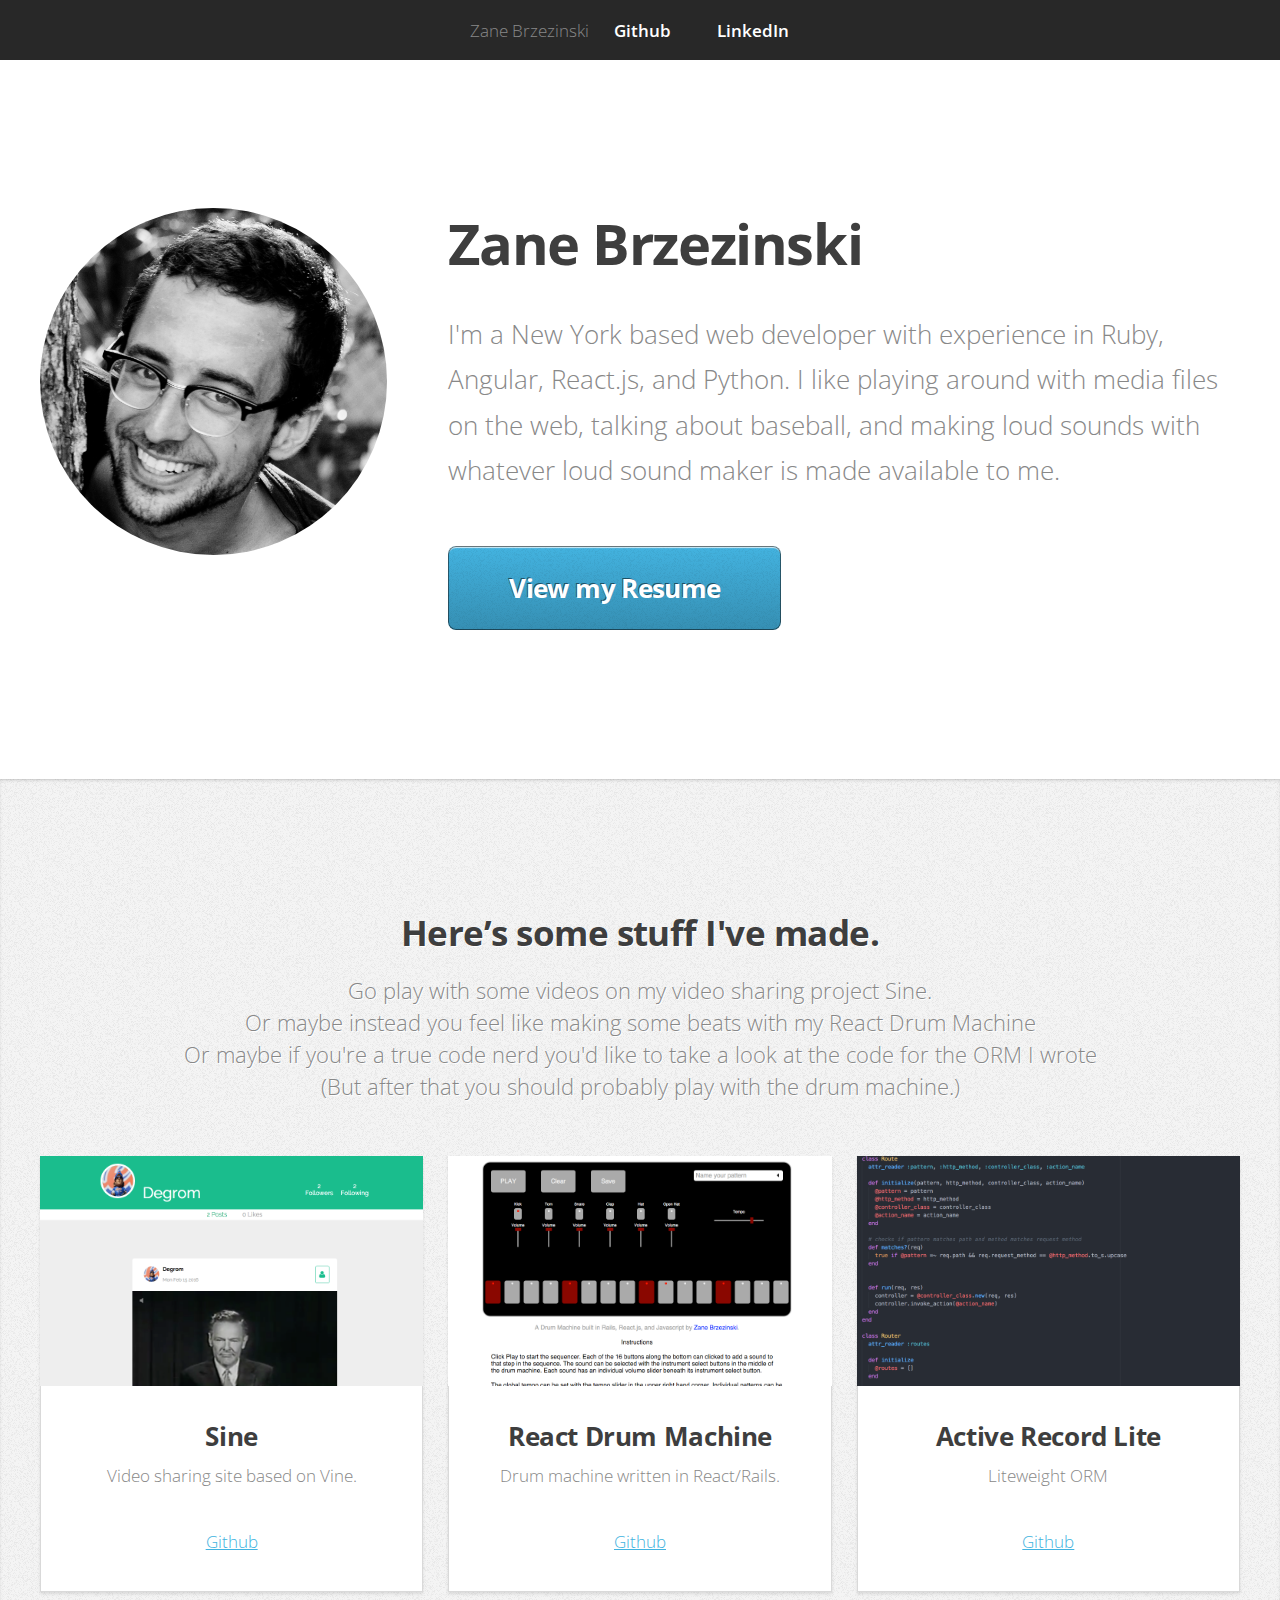
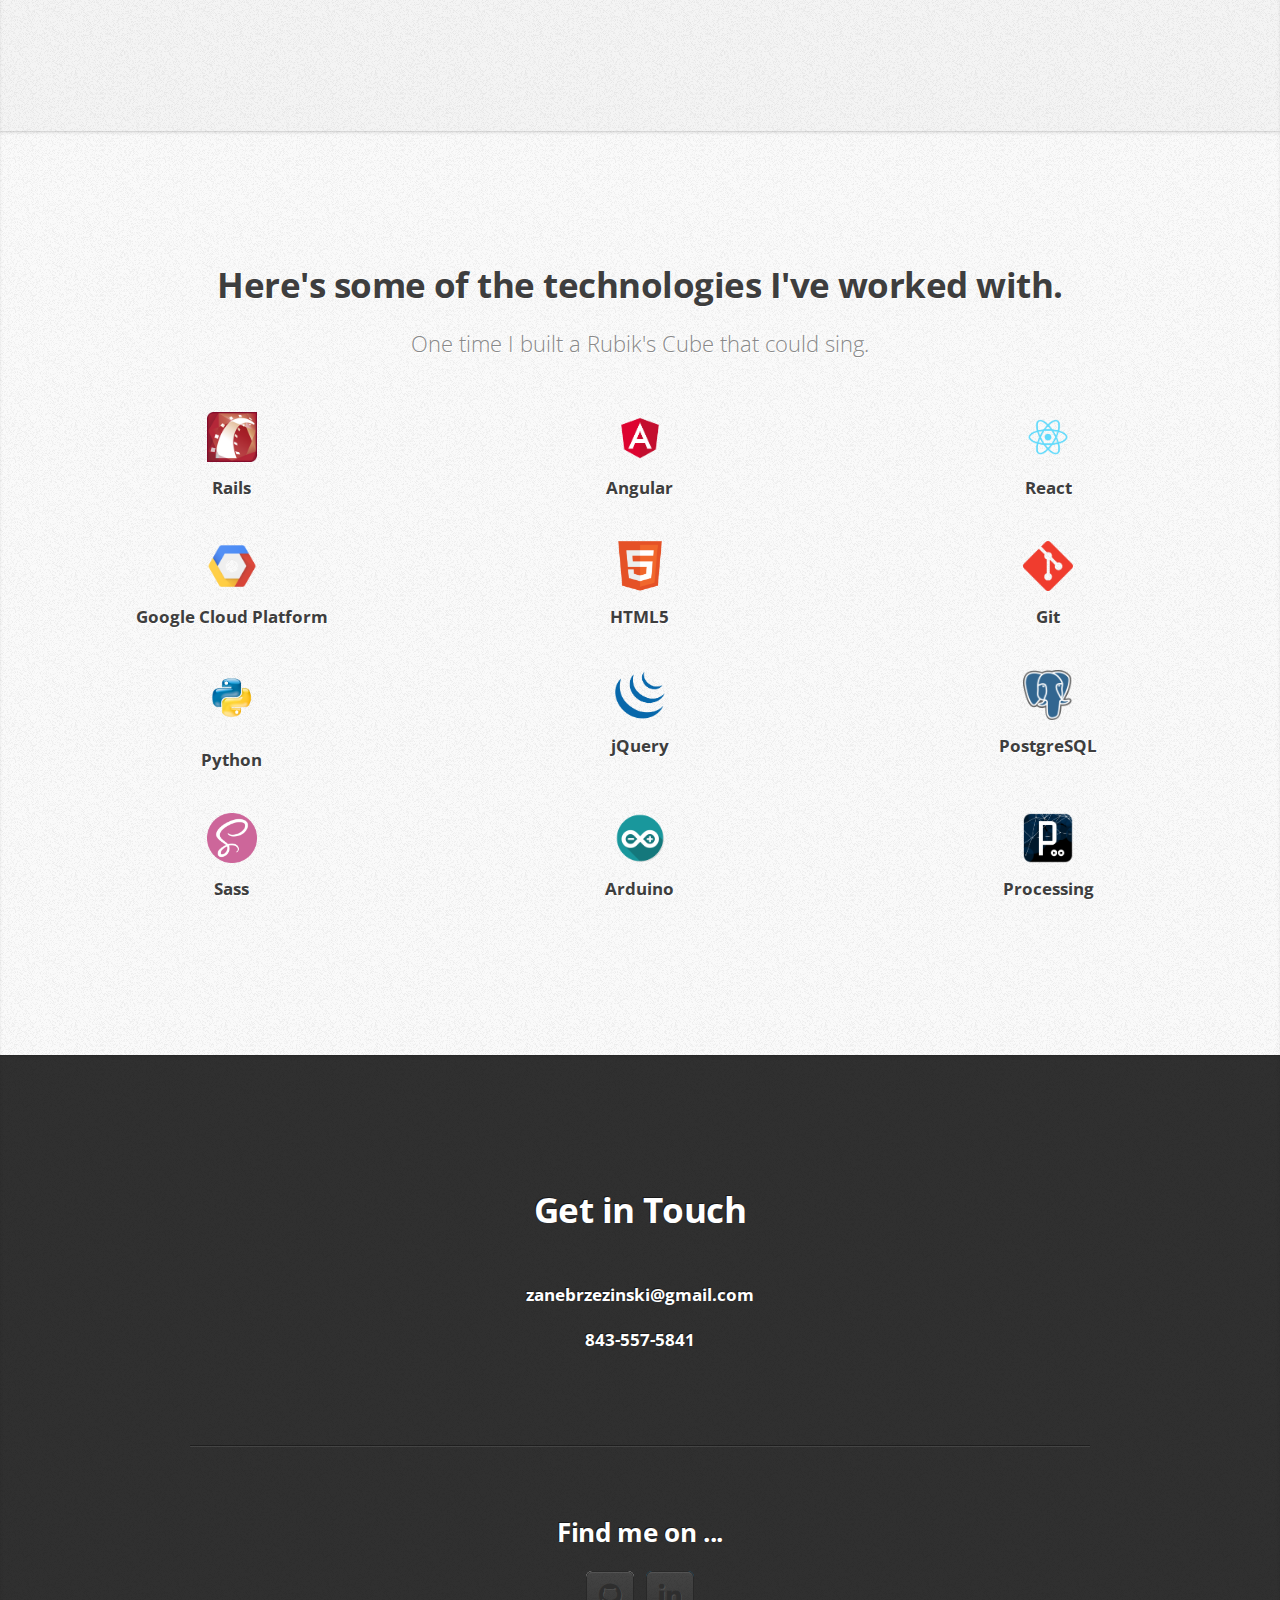
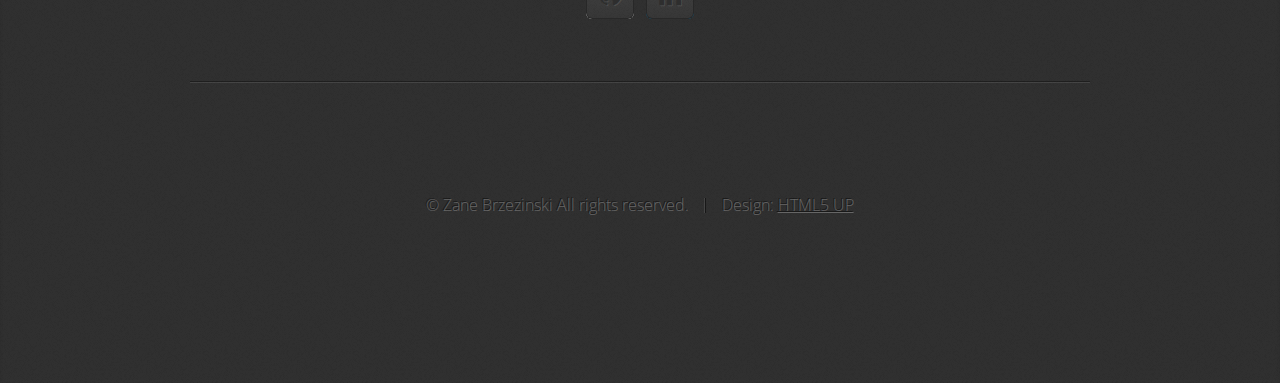
<file: index.html>
<!DOCTYPE HTML>
<!--
	Miniport by HTML5 UP
	html5up.net | @n33co
	Free for personal and commercial use under the CCA 3.0 license (html5up.net/license)
-->
<html>
	<head>
		<title>Zane Brzezinski</title>
		<meta charset="utf-8" />
		<meta name="viewport" content="width=device-width, initial-scale=1" />
    <link rel='shortcut icon' href='images/favicon.ico' type='image/x-icon'/ >
		<!--[if lte IE 8]><script src="assets/js/ie/html5shiv.js"></script><![endif]-->
		<link rel="stylesheet" href="assets/css/main.css" />
		<!--[if lte IE 8]><link rel="stylesheet" href="assets/css/ie8.css" /><![endif]-->
		<!--[if lte IE 9]><link rel="stylesheet" href="assets/css/ie9.css" /><![endif]-->
	</head>
	<body>

		<!-- Nav -->
			<nav id="nav">
				<ul class="container">
          <li>Zane Brzezinski</li>
					<li><a href="https://github.com/zanebrzezinski">Github</a></li>
					<li><a href="https://www.linkedin.com/in/zane-brzezinski-852360115">LinkedIn</a></li>
				</ul>
			</nav>

		<!-- Home -->
			<div class="wrapper style1 first">
				<article class="container" id="top">
					<div class="row">
						<div class="4u 12u(mobile)">
							<span class="image fit"><img src="images/face.jpg" alt="" /></span>
						</div>
						<div class="8u 12u(mobile)">
							<header>
								<h1><strong>Zane Brzezinski</strong></h1>
							</header>
							<p>I'm a New York based web developer with experience in Ruby, Angular,
                React.js, and Python.  I like playing around with media files on the web, talking about baseball,
                and making loud sounds with whatever loud sound maker is made available to me.</p>
							<a href="docs/resume.pdf" class="button big scrolly">View my Resume</a>
						</div>
					</div>
				</article>
			</div>


		<!-- Portfolio -->
			<div class="wrapper style3">
				<article id="portfolio">
					<header>
						<h2>Here’s some stuff I've made.</h2>
            <p>Go play with some videos on my video sharing project Sine.</p>
              <p>Or maybe instead you feel like making some beats with my React Drum Machine</p>
               <p>Or maybe if you're a true code nerd you'd like to take a look
                 at the code for the ORM I wrote</p>
                 <p>(But after that you should probably play with
              the drum machine.)</p>
					</header>
					<div class="container">
						<div class="row">
              <div class="4u 12u(mobile)">
                <article class="box style2">
                  <a href="http://sine.video" class="image featured"><img src="images/sine.png" alt="" /></a>
                  <h3><a href="http://sine.video">Sine</a></h3>
                  <p>Video sharing site based on Vine.</p>
                  <a href="https://github.com/zanebrzezinski/Sine">Github</a>
                </article>
              </div>
							<div class="4u 12u(mobile)">
								<article class="box style2">
									<a href="http://drummachine.zanebrzezinski.net" class="image featured"><img src="images/drummachine.png" alt="" /></a>
									<h3><a href="http://drummachine.zanebrzezinski.net">React Drum Machine</a></h3>
									<p>Drum machine written in React/Rails.</p>
                  <a href="https://github.com/zanebrzezinski/drummachine-live">Github</a>
								</article>
							</div>
							<div class="4u 12u(mobile)">
								<article class="box style2">
									<a href="https://github.com/zanebrzezinski/activerecordlite" class="image featured"><img src="images/railslite.png" alt="" /></a>
									<h3><a href="https://github.com/zanebrzezinski/activerecordlite">Active Record Lite</a></h3>
									<p>Liteweight ORM </p>
                  <a href="https://github.com/zanebrzezinski/activerecordlite">Github</a>
								</article>
							</div>
          </div>
				</article>
			</div>
    </div>

      <!-- Work -->
      <div class="wrapper style2">
        <article id="work">
          <header>
            <h2>Here's some of the technologies I've worked with.</h2>
            <p>One time I built a Rubik's Cube that could sing.</p>
          </header>
          <div class="container">
            <div class="row">
              <div class="4u 12u(mobile)">
                  <img class="icon" src="images/icons/rails.png" alt="" />
                  <h4>Rails</h4>
              </div>
              <div class="4u 12u(mobile)">
                  <img class="icon" src="images/icons/angular.png" alt="" />
                  <h4>Angular</h4>
              </div>
              <div class="4u 12u(mobile)">
                  <img class="icon" src="images/icons/react.png" alt="" />
                  <h4>React</h4>
              </div>
            </div>
            <div class="row">
              <div class="4u 12u(mobile)">
                  <img class="icon" src="images/icons/gcp.png" alt="" />
                  <h4>Google Cloud Platform</h4>
              </div>
              <div class="4u 12u(mobile)">
                <img class="icon" src="images/icons/HTML5.png" alt="" />
                <h4>HTML5</h4>
              </div>
              <div class="4u 12u(mobile)">
                  <img class="icon" src="images/icons/git.png" alt="" />
                  <h4>Git</h4>
              </div>
            </div>
            <div class="row">
              <div class="4u 12u(mobile)">
                  <img class="icon" src="images/icons/python.png" alt="" />
                  <h4>Python</h4>
              </div>
              <div class="4u 12u(mobile)">
                  <img class="icon" src="images/icons/jquery.png" alt="" />
                  <h4>jQuery</h4>
              </div>
              <div class="4u 12u(mobile)">
                  <img class="icon" src="images/icons/postgresql.png" alt="" />
                  <h4>PostgreSQL</h4>
              </div>
            </div>
            <div class="row">
              <div class="4u 12u(mobile)">
                <img class="icon" src="images/icons/sass.png" alt="" />
                <h4>Sass</h4>
              </div>
              <div class="4u 12u(mobile)">
                  <img class="icon" src="images/icons/Arduino.png" alt="" />
                  <h4>Arduino</h4>
              </div>
              <div class="4u 12u(mobile)">
                  <img class="icon" src="images/icons/processing.png" alt="" />
                  <h4>Processing</h4>
              </div>
            </div>
          </div>
        </article>
      </div>
      <!-- Contact -->
  			<div class="wrapper style4">
  				<article id="contact" class="container 75%">
  					<header>
  						<h2>Get in Touch</h2>
  					</header>
  					<div>
  						<div class="row">
  							<div class="12u">
  								<form method="post" action="#">
  									<div>
                      <h4><a href="mailto:zanebrzezinski@gmail.com">zanebrzezinski@gmail.com</a></h4>
                      <h4>843-557-5841</h4>
  									</div>
  								</form>
  							</div>
  						</div>
  						<div class="row">
  							<div class="12u">
  								<hr />
  								<h3>Find me on ...</h3>
  								<ul class="social">
  									<!-- <li><a href="#" class="icon fa-twitter"><span class="label">Twitter</span></a></li>
  									<li><a href="#" class="icon fa-facebook"><span class="label">Facebook</span></a></li>
  									<li><a href="#" class="icon fa-dribbble"><span class="label">Dribbble</span></a></li> -->
                    <li><a href="http://www.github.com/zanebrzezinski" class="icon fa-github"><span class="label">Github</span></a></li>
  									<li><a href="https://www.linkedin.com/in/zane-brzezinski-852360115" class="icon fa-linkedin"><span class="label">LinkedIn</span></a></li>
  									<!-- <li><a href="#" class="icon fa-tumblr"><span class="label">Tumblr</span></a></li> -->
  									<!-- <li><a href="#" class="icon fa-google-plus"><span class="label">Google+</span></a></li> -->
  									<!--
  									<li><a href="#" class="icon fa-rss"><span>RSS</span></a></li>
  									<li><a href="#" class="icon fa-instagram"><span>Instagram</span></a></li>
  									<li><a href="#" class="icon fa-foursquare"><span>Foursquare</span></a></li>
  									<li><a href="#" class="icon fa-skype"><span>Skype</span></a></li>
  									<li><a href="#" class="icon fa-soundcloud"><span>Soundcloud</span></a></li>
  									<li><a href="#" class="icon fa-youtube"><span>YouTube</span></a></li>
  									<li><a href="#" class="icon fa-blogger"><span>Blogger</span></a></li>
  									<li><a href="#" class="icon fa-flickr"><span>Flickr</span></a></li>
  									<li><a href="#" class="icon fa-vimeo"><span>Vimeo</span></a></li>
  									-->
  								</ul>
  								<hr />
  							</div>
  						</div>
  					</div>
  					<footer>
  						<ul id="copyright">
  							<li>&copy; Zane Brzezinski All rights reserved.</li><li>Design: <a href="http://html5up.net">HTML5 UP</a></li>
  						</ul>
  					</footer>
  				</article>
  			</div>

		<!-- Scripts -->
			<script src="assets/js/jquery.min.js"></script>
			<script src="assets/js/jquery.scrolly.min.js"></script>
			<script src="assets/js/skel.min.js"></script>
			<script src="assets/js/skel-viewport.min.js"></script>
			<script src="assets/js/util.js"></script>
			<!--[if lte IE 8]><script src="assets/js/ie/respond.min.js"></script><![endif]-->
			<script src="assets/js/main.js"></script>

	</body>
</html>
</file>
<file: assets/css/ie8.css>
/*
	Miniport by HTML5 UP
	html5up.net | @n33co
	Free for personal and commercial use under the CCA 3.0 license (html5up.net/license)
*/

/* Basic */

	form input[type=text],
	form input[type=password],
	form select,
	form textarea {
		position: relative;
		-ms-behavior: url("assets/js/ie/PIE.htc");
	}

	input[type="button"],
	input[type="submit"],
	input[type="reset"],
	button,
	.button {
		position: relative;
		-ms-behavior: url("assets/js/ie/PIE.htc");
	}

/* Section/Article */

	section > .last-child,
	article > .last-child,
	section.last-child,
	article.last-child {
		margin-bottom: 0;
	}

/* Box */

	.box {
		border: solid 1px #ddd;
	}

/* List */

	ul.social li a {
		position: relative;
		top: 0 !important;
		overflow: hidden;
		-ms-behavior: url("assets/js/ie/PIE.htc");
	}

		ul.social li a:before {
			background: none;
		}

/* Wrappers */

	.wrapper {
		border-top: solid 1px #ddd;
	}

/* Nav */

	#nav a {
		position: relative;
		-ms-behavior: url("assets/js/ie/PIE.htc");
	}

/* Articles */

	#top .image {
		position: relative;
		-ms-behavior: url("assets/js/ie/PIE.htc");
	}

		#top .image img {
			position: relative;
			-ms-behavior: url("assets/js/ie/PIE.htc");
		}
</file>
<file: assets/css/ie9.css>
/*
	Miniport by HTML5 UP
	html5up.net | @n33co
	Free for personal and commercial use under the CCA 3.0 license (html5up.net/license)
*/

/* Button */

	input[type="button"],
	input[type="submit"],
	input[type="reset"],
	button,
	.button {
		background-image: url("images/ie/grad0-20.svg");
	}

/* List */

	ul.social li a:before {
		background-image: url("images/ie/grad0-20.svg");
	}
</file>
<file: assets/css/main.css>
@import url("http://fonts.googleapis.com/css?family=Open+Sans:300,300italic,600,600italic,700");
@import url("font-awesome.min.css");

/*
	Miniport by HTML5 UP
	html5up.net | @n33co
	Free for personal and commercial use under the CCA 3.0 license (html5up.net/license)
*/

/* Reset */

	html, body, div, span, applet, object, iframe, h1, h2, h3, h4, h5, h6, p, blockquote, pre, a, abbr, acronym, address, big, cite, code, del, dfn, em, img, ins, kbd, q, s, samp, small, strike, strong, sub, sup, tt, var, b, u, i, center, dl, dt, dd, ol, ul, li, fieldset, form, label, legend, table, caption, tbody, tfoot, thead, tr, th, td, article, aside, canvas, details, embed, figure, figcaption, footer, header, hgroup, menu, nav, output, ruby, section, summary, time, mark, audio, video {
		margin: 0;
		padding: 0;
		border: 0;
		font-size: 100%;
		font: inherit;
		vertical-align: baseline;
	}

	article, aside, details, figcaption, figure, footer, header, hgroup, menu, nav, section {
		display: block;
	}

	body {
		line-height: 1;
	}

	ol, ul {
		list-style: none;
	}

	blockquote, q {
		quotes: none;
	}

	blockquote:before, blockquote:after, q:before, q:after {
		content: '';
		content: none;
	}

	table {
		border-collapse: collapse;
		border-spacing: 0;
	}

	body {
		-webkit-text-size-adjust: none;
	}

/* Box Model */

	*, *:before, *:after {
		-moz-box-sizing: border-box;
		-webkit-box-sizing: border-box;
		box-sizing: border-box;
	}

/* Containers */

	.container {
		margin-left: auto;
		margin-right: auto;
	}

	.container.\31 25\25 {
		width: 100%;
		max-width: 1200px;
		min-width: 960px;
	}

	.container.\37 5\25 {
		width: 720px;
	}

	.container.\35 0\25 {
		width: 480px;
	}

	.container.\32 5\25 {
		width: 240px;
	}

	.container {
		width: 960px;
	}

	@media screen and (min-width: 737px) {

		.container.\31 25\25 {
			width: 100%;
			max-width: 1500px;
			min-width: 1200px;
		}

		.container.\37 5\25 {
			width: 900px;
		}

		.container.\35 0\25 {
			width: 600px;
		}

		.container.\32 5\25 {
			width: 300px;
		}

		.container {
			width: 1200px;
		}

	}

	@media screen and (min-width: 737px) and (max-width: 1200px) {

		.container.\31 25\25 {
			width: 100%;
			max-width: 1200px;
			min-width: 960px;
		}

		.container.\37 5\25 {
			width: 720px;
		}

		.container.\35 0\25 {
			width: 480px;
		}

		.container.\32 5\25 {
			width: 240px;
		}

		.container {
			width: 960px;
		}

	}

	@media screen and (max-width: 736px) {

		.container.\31 25\25 {
			width: 100%;
			max-width: 125%;
			min-width: 100%;
		}

		.container.\37 5\25 {
			width: 75%;
		}

		.container.\35 0\25 {
			width: 50%;
		}

		.container.\32 5\25 {
			width: 25%;
		}

		.container {
			width: 100% !important;
		}

	}

/* Grid */

	.row {
		border-bottom: solid 1px transparent;
		-moz-box-sizing: border-box;
		-webkit-box-sizing: border-box;
		box-sizing: border-box;
	}

	.row > * {
		float: left;
		-moz-box-sizing: border-box;
		-webkit-box-sizing: border-box;
		box-sizing: border-box;
	}

	.row:after, .row:before {
		content: '';
		display: block;
		clear: both;
		height: 0;
	}

	.row.uniform > * > :first-child {
		margin-top: 0;
	}

	.row.uniform > * > :last-child {
		margin-bottom: 0;
	}

	.row.\30 \25 > * {
		padding: 0 0 0 0px;
	}

	.row.\30 \25 {
		margin: 0 0 -1px 0px;
	}

	.row.uniform.\30 \25 > * {
		padding: 0px 0 0 0px;
	}

	.row.uniform.\30 \25 {
		margin: 0px 0 -1px 0px;
	}

	.row > * {
		padding: 0 0 0 40px;
	}

	.row {
		margin: 0 0 -1px -40px;
	}

	.row.uniform > * {
		padding: 40px 0 0 40px;
	}

	.row.uniform {
		margin: -40px 0 -1px -40px;
	}

	.row.\32 00\25 > * {
		padding: 0 0 0 80px;
	}

	.row.\32 00\25 {
		margin: 0 0 -1px -80px;
	}

	.row.uniform.\32 00\25 > * {
		padding: 80px 0 0 80px;
	}

	.row.uniform.\32 00\25 {
		margin: -80px 0 -1px -80px;
	}

	.row.\31 50\25 > * {
		padding: 0 0 0 60px;
	}

	.row.\31 50\25 {
		margin: 0 0 -1px -60px;
	}

	.row.uniform.\31 50\25 > * {
		padding: 60px 0 0 60px;
	}

	.row.uniform.\31 50\25 {
		margin: -60px 0 -1px -60px;
	}

	.row.\35 0\25 > * {
		padding: 0 0 0 20px;
	}

	.row.\35 0\25 {
		margin: 0 0 -1px -20px;
	}

	.row.uniform.\35 0\25 > * {
		padding: 20px 0 0 20px;
	}

	.row.uniform.\35 0\25 {
		margin: -20px 0 -1px -20px;
	}

	.row.\32 5\25 > * {
		padding: 0 0 0 10px;
	}

	.row.\32 5\25 {
		margin: 0 0 -1px -10px;
	}

	.row.uniform.\32 5\25 > * {
		padding: 10px 0 0 10px;
	}

	.row.uniform.\32 5\25 {
		margin: -10px 0 -1px -10px;
	}

	.\31 2u, .\31 2u\24 {
		width: 100%;
		clear: none;
		margin-left: 0;
	}

	.\31 1u, .\31 1u\24 {
		width: 91.6666666667%;
		clear: none;
		margin-left: 0;
	}

	.\31 0u, .\31 0u\24 {
		width: 83.3333333333%;
		clear: none;
		margin-left: 0;
	}

	.\39 u, .\39 u\24 {
		width: 75%;
		clear: none;
		margin-left: 0;
	}

	.\38 u, .\38 u\24 {
		width: 66.6666666667%;
		clear: none;
		margin-left: 0;
	}

	.\37 u, .\37 u\24 {
		width: 58.3333333333%;
		clear: none;
		margin-left: 0;
	}

	.\36 u, .\36 u\24 {
		width: 50%;
		clear: none;
		margin-left: 0;
	}

	.\35 u, .\35 u\24 {
		width: 41.6666666667%;
		clear: none;
		margin-left: 0;
	}

	.\34 u, .\34 u\24 {
		width: 33.3333333333%;
		clear: none;
		margin-left: 0;
	}

	.\33 u, .\33 u\24 {
		width: 25%;
		clear: none;
		margin-left: 0;
	}

	.\32 u, .\32 u\24 {
		width: 16.6666666667%;
		clear: none;
		margin-left: 0;
	}

	.\31 u, .\31 u\24 {
		width: 8.3333333333%;
		clear: none;
		margin-left: 0;
	}

	.\31 2u\24 + *,
	.\31 1u\24 + *,
	.\31 0u\24 + *,
	.\39 u\24 + *,
	.\38 u\24 + *,
	.\37 u\24 + *,
	.\36 u\24 + *,
	.\35 u\24 + *,
	.\34 u\24 + *,
	.\33 u\24 + *,
	.\32 u\24 + *,
	.\31 u\24 + * {
		clear: left;
	}

	.\-11u {
		margin-left: 91.66667%;
	}

	.\-10u {
		margin-left: 83.33333%;
	}

	.\-9u {
		margin-left: 75%;
	}

	.\-8u {
		margin-left: 66.66667%;
	}

	.\-7u {
		margin-left: 58.33333%;
	}

	.\-6u {
		margin-left: 50%;
	}

	.\-5u {
		margin-left: 41.66667%;
	}

	.\-4u {
		margin-left: 33.33333%;
	}

	.\-3u {
		margin-left: 25%;
	}

	.\-2u {
		margin-left: 16.66667%;
	}

	.\-1u {
		margin-left: 8.33333%;
	}

	@media screen and (min-width: 737px) {

		.row > * {
			padding: 25px 0 0 25px;
		}

		.row {
			margin: -25px 0 -1px -25px;
		}

		.row.uniform > * {
			padding: 25px 0 0 25px;
		}

		.row.uniform {
			margin: -25px 0 -1px -25px;
		}

		.row.\32 00\25 > * {
			padding: 50px 0 0 50px;
		}

		.row.\32 00\25 {
			margin: -50px 0 -1px -50px;
		}

		.row.uniform.\32 00\25 > * {
			padding: 50px 0 0 50px;
		}

		.row.uniform.\32 00\25 {
			margin: -50px 0 -1px -50px;
		}

		.row.\31 50\25 > * {
			padding: 37.5px 0 0 37.5px;
		}

		.row.\31 50\25 {
			margin: -37.5px 0 -1px -37.5px;
		}

		.row.uniform.\31 50\25 > * {
			padding: 37.5px 0 0 37.5px;
		}

		.row.uniform.\31 50\25 {
			margin: -37.5px 0 -1px -37.5px;
		}

		.row.\35 0\25 > * {
			padding: 12.5px 0 0 12.5px;
		}

		.row.\35 0\25 {
			margin: -12.5px 0 -1px -12.5px;
		}

		.row.uniform.\35 0\25 > * {
			padding: 12.5px 0 0 12.5px;
		}

		.row.uniform.\35 0\25 {
			margin: -12.5px 0 -1px -12.5px;
		}

		.row.\32 5\25 > * {
			padding: 6.25px 0 0 6.25px;
		}

		.row.\32 5\25 {
			margin: -6.25px 0 -1px -6.25px;
		}

		.row.uniform.\32 5\25 > * {
			padding: 6.25px 0 0 6.25px;
		}

		.row.uniform.\32 5\25 {
			margin: -6.25px 0 -1px -6.25px;
		}

		.\31 2u\28desktop\29, .\31 2u\24\28desktop\29 {
			width: 100%;
			clear: none;
			margin-left: 0;
		}

		.\31 1u\28desktop\29, .\31 1u\24\28desktop\29 {
			width: 91.6666666667%;
			clear: none;
			margin-left: 0;
		}

		.\31 0u\28desktop\29, .\31 0u\24\28desktop\29 {
			width: 83.3333333333%;
			clear: none;
			margin-left: 0;
		}

		.\39 u\28desktop\29, .\39 u\24\28desktop\29 {
			width: 75%;
			clear: none;
			margin-left: 0;
		}

		.\38 u\28desktop\29, .\38 u\24\28desktop\29 {
			width: 66.6666666667%;
			clear: none;
			margin-left: 0;
		}

		.\37 u\28desktop\29, .\37 u\24\28desktop\29 {
			width: 58.3333333333%;
			clear: none;
			margin-left: 0;
		}

		.\36 u\28desktop\29, .\36 u\24\28desktop\29 {
			width: 50%;
			clear: none;
			margin-left: 0;
		}

		.\35 u\28desktop\29, .\35 u\24\28desktop\29 {
			width: 41.6666666667%;
			clear: none;
			margin-left: 0;
		}

		.\34 u\28desktop\29, .\34 u\24\28desktop\29 {
			width: 33.3333333333%;
			clear: none;
			margin-left: 0;
		}

		.\33 u\28desktop\29, .\33 u\24\28desktop\29 {
			width: 25%;
			clear: none;
			margin-left: 0;
		}

		.\32 u\28desktop\29, .\32 u\24\28desktop\29 {
			width: 16.6666666667%;
			clear: none;
			margin-left: 0;
		}

		.\31 u\28desktop\29, .\31 u\24\28desktop\29 {
			width: 8.3333333333%;
			clear: none;
			margin-left: 0;
		}

		.\31 2u\24\28desktop\29 + *,
		.\31 1u\24\28desktop\29 + *,
		.\31 0u\24\28desktop\29 + *,
		.\39 u\24\28desktop\29 + *,
		.\38 u\24\28desktop\29 + *,
		.\37 u\24\28desktop\29 + *,
		.\36 u\24\28desktop\29 + *,
		.\35 u\24\28desktop\29 + *,
		.\34 u\24\28desktop\29 + *,
		.\33 u\24\28desktop\29 + *,
		.\32 u\24\28desktop\29 + *,
		.\31 u\24\28desktop\29 + * {
			clear: left;
		}

		.\-11u\28desktop\29 {
			margin-left: 91.66667%;
		}

		.\-10u\28desktop\29 {
			margin-left: 83.33333%;
		}

		.\-9u\28desktop\29 {
			margin-left: 75%;
		}

		.\-8u\28desktop\29 {
			margin-left: 66.66667%;
		}

		.\-7u\28desktop\29 {
			margin-left: 58.33333%;
		}

		.\-6u\28desktop\29 {
			margin-left: 50%;
		}

		.\-5u\28desktop\29 {
			margin-left: 41.66667%;
		}

		.\-4u\28desktop\29 {
			margin-left: 33.33333%;
		}

		.\-3u\28desktop\29 {
			margin-left: 25%;
		}

		.\-2u\28desktop\29 {
			margin-left: 16.66667%;
		}

		.\-1u\28desktop\29 {
			margin-left: 8.33333%;
		}

	}

	@media screen and (min-width: 737px) and (max-width: 1200px) {

		.row > * {
			padding: 25px 0 0 25px;
		}

		.row {
			margin: -25px 0 -1px -25px;
		}

		.row.uniform > * {
			padding: 25px 0 0 25px;
		}

		.row.uniform {
			margin: -25px 0 -1px -25px;
		}

		.row.\32 00\25 > * {
			padding: 50px 0 0 50px;
		}

		.row.\32 00\25 {
			margin: -50px 0 -1px -50px;
		}

		.row.uniform.\32 00\25 > * {
			padding: 50px 0 0 50px;
		}

		.row.uniform.\32 00\25 {
			margin: -50px 0 -1px -50px;
		}

		.row.\31 50\25 > * {
			padding: 37.5px 0 0 37.5px;
		}

		.row.\31 50\25 {
			margin: -37.5px 0 -1px -37.5px;
		}

		.row.uniform.\31 50\25 > * {
			padding: 37.5px 0 0 37.5px;
		}

		.row.uniform.\31 50\25 {
			margin: -37.5px 0 -1px -37.5px;
		}

		.row.\35 0\25 > * {
			padding: 12.5px 0 0 12.5px;
		}

		.row.\35 0\25 {
			margin: -12.5px 0 -1px -12.5px;
		}

		.row.uniform.\35 0\25 > * {
			padding: 12.5px 0 0 12.5px;
		}

		.row.uniform.\35 0\25 {
			margin: -12.5px 0 -1px -12.5px;
		}

		.row.\32 5\25 > * {
			padding: 6.25px 0 0 6.25px;
		}

		.row.\32 5\25 {
			margin: -6.25px 0 -1px -6.25px;
		}

		.row.uniform.\32 5\25 > * {
			padding: 6.25px 0 0 6.25px;
		}

		.row.uniform.\32 5\25 {
			margin: -6.25px 0 -1px -6.25px;
		}

		.\31 2u\28tablet\29, .\31 2u\24\28tablet\29 {
			width: 100%;
			clear: none;
			margin-left: 0;
		}

		.\31 1u\28tablet\29, .\31 1u\24\28tablet\29 {
			width: 91.6666666667%;
			clear: none;
			margin-left: 0;
		}

		.\31 0u\28tablet\29, .\31 0u\24\28tablet\29 {
			width: 83.3333333333%;
			clear: none;
			margin-left: 0;
		}

		.\39 u\28tablet\29, .\39 u\24\28tablet\29 {
			width: 75%;
			clear: none;
			margin-left: 0;
		}

		.\38 u\28tablet\29, .\38 u\24\28tablet\29 {
			width: 66.6666666667%;
			clear: none;
			margin-left: 0;
		}

		.\37 u\28tablet\29, .\37 u\24\28tablet\29 {
			width: 58.3333333333%;
			clear: none;
			margin-left: 0;
		}

		.\36 u\28tablet\29, .\36 u\24\28tablet\29 {
			width: 50%;
			clear: none;
			margin-left: 0;
		}

		.\35 u\28tablet\29, .\35 u\24\28tablet\29 {
			width: 41.6666666667%;
			clear: none;
			margin-left: 0;
		}

		.\34 u\28tablet\29, .\34 u\24\28tablet\29 {
			width: 33.3333333333%;
			clear: none;
			margin-left: 0;
		}

		.\33 u\28tablet\29, .\33 u\24\28tablet\29 {
			width: 25%;
			clear: none;
			margin-left: 0;
		}

		.\32 u\28tablet\29, .\32 u\24\28tablet\29 {
			width: 16.6666666667%;
			clear: none;
			margin-left: 0;
		}

		.\31 u\28tablet\29, .\31 u\24\28tablet\29 {
			width: 8.3333333333%;
			clear: none;
			margin-left: 0;
		}

		.\31 2u\24\28tablet\29 + *,
		.\31 1u\24\28tablet\29 + *,
		.\31 0u\24\28tablet\29 + *,
		.\39 u\24\28tablet\29 + *,
		.\38 u\24\28tablet\29 + *,
		.\37 u\24\28tablet\29 + *,
		.\36 u\24\28tablet\29 + *,
		.\35 u\24\28tablet\29 + *,
		.\34 u\24\28tablet\29 + *,
		.\33 u\24\28tablet\29 + *,
		.\32 u\24\28tablet\29 + *,
		.\31 u\24\28tablet\29 + * {
			clear: left;
		}

		.\-11u\28tablet\29 {
			margin-left: 91.66667%;
		}

		.\-10u\28tablet\29 {
			margin-left: 83.33333%;
		}

		.\-9u\28tablet\29 {
			margin-left: 75%;
		}

		.\-8u\28tablet\29 {
			margin-left: 66.66667%;
		}

		.\-7u\28tablet\29 {
			margin-left: 58.33333%;
		}

		.\-6u\28tablet\29 {
			margin-left: 50%;
		}

		.\-5u\28tablet\29 {
			margin-left: 41.66667%;
		}

		.\-4u\28tablet\29 {
			margin-left: 33.33333%;
		}

		.\-3u\28tablet\29 {
			margin-left: 25%;
		}

		.\-2u\28tablet\29 {
			margin-left: 16.66667%;
		}

		.\-1u\28tablet\29 {
			margin-left: 8.33333%;
		}

	}

	@media screen and (max-width: 736px) {

		.row > * {
			padding: 15px 0 0 15px;
		}

		.row {
			margin: -15px 0 -1px -15px;
		}

		.row.uniform > * {
			padding: 15px 0 0 15px;
		}

		.row.uniform {
			margin: -15px 0 -1px -15px;
		}

		.row.\32 00\25 > * {
			padding: 30px 0 0 30px;
		}

		.row.\32 00\25 {
			margin: -30px 0 -1px -30px;
		}

		.row.uniform.\32 00\25 > * {
			padding: 30px 0 0 30px;
		}

		.row.uniform.\32 00\25 {
			margin: -30px 0 -1px -30px;
		}

		.row.\31 50\25 > * {
			padding: 22.5px 0 0 22.5px;
		}

		.row.\31 50\25 {
			margin: -22.5px 0 -1px -22.5px;
		}

		.row.uniform.\31 50\25 > * {
			padding: 22.5px 0 0 22.5px;
		}

		.row.uniform.\31 50\25 {
			margin: -22.5px 0 -1px -22.5px;
		}

		.row.\35 0\25 > * {
			padding: 7.5px 0 0 7.5px;
		}

		.row.\35 0\25 {
			margin: -7.5px 0 -1px -7.5px;
		}

		.row.uniform.\35 0\25 > * {
			padding: 7.5px 0 0 7.5px;
		}

		.row.uniform.\35 0\25 {
			margin: -7.5px 0 -1px -7.5px;
		}

		.row.\32 5\25 > * {
			padding: 3.75px 0 0 3.75px;
		}

		.row.\32 5\25 {
			margin: -3.75px 0 -1px -3.75px;
		}

		.row.uniform.\32 5\25 > * {
			padding: 3.75px 0 0 3.75px;
		}

		.row.uniform.\32 5\25 {
			margin: -3.75px 0 -1px -3.75px;
		}

		.\31 2u\28mobile\29, .\31 2u\24\28mobile\29 {
			width: 100%;
			clear: none;
			margin-left: 0;
		}

		.\31 1u\28mobile\29, .\31 1u\24\28mobile\29 {
			width: 91.6666666667%;
			clear: none;
			margin-left: 0;
		}

		.\31 0u\28mobile\29, .\31 0u\24\28mobile\29 {
			width: 83.3333333333%;
			clear: none;
			margin-left: 0;
		}

		.\39 u\28mobile\29, .\39 u\24\28mobile\29 {
			width: 75%;
			clear: none;
			margin-left: 0;
		}

		.\38 u\28mobile\29, .\38 u\24\28mobile\29 {
			width: 66.6666666667%;
			clear: none;
			margin-left: 0;
		}

		.\37 u\28mobile\29, .\37 u\24\28mobile\29 {
			width: 58.3333333333%;
			clear: none;
			margin-left: 0;
		}

		.\36 u\28mobile\29, .\36 u\24\28mobile\29 {
			width: 50%;
			clear: none;
			margin-left: 0;
		}

		.\35 u\28mobile\29, .\35 u\24\28mobile\29 {
			width: 41.6666666667%;
			clear: none;
			margin-left: 0;
		}

		.\34 u\28mobile\29, .\34 u\24\28mobile\29 {
			width: 33.3333333333%;
			clear: none;
			margin-left: 0;
		}

		.\33 u\28mobile\29, .\33 u\24\28mobile\29 {
			width: 25%;
			clear: none;
			margin-left: 0;
		}

		.\32 u\28mobile\29, .\32 u\24\28mobile\29 {
			width: 16.6666666667%;
			clear: none;
			margin-left: 0;
		}

		.\31 u\28mobile\29, .\31 u\24\28mobile\29 {
			width: 8.3333333333%;
			clear: none;
			margin-left: 0;
		}

		.\31 2u\24\28mobile\29 + *,
		.\31 1u\24\28mobile\29 + *,
		.\31 0u\24\28mobile\29 + *,
		.\39 u\24\28mobile\29 + *,
		.\38 u\24\28mobile\29 + *,
		.\37 u\24\28mobile\29 + *,
		.\36 u\24\28mobile\29 + *,
		.\35 u\24\28mobile\29 + *,
		.\34 u\24\28mobile\29 + *,
		.\33 u\24\28mobile\29 + *,
		.\32 u\24\28mobile\29 + *,
		.\31 u\24\28mobile\29 + * {
			clear: left;
		}

		.\-11u\28mobile\29 {
			margin-left: 91.66667%;
		}

		.\-10u\28mobile\29 {
			margin-left: 83.33333%;
		}

		.\-9u\28mobile\29 {
			margin-left: 75%;
		}

		.\-8u\28mobile\29 {
			margin-left: 66.66667%;
		}

		.\-7u\28mobile\29 {
			margin-left: 58.33333%;
		}

		.\-6u\28mobile\29 {
			margin-left: 50%;
		}

		.\-5u\28mobile\29 {
			margin-left: 41.66667%;
		}

		.\-4u\28mobile\29 {
			margin-left: 33.33333%;
		}

		.\-3u\28mobile\29 {
			margin-left: 25%;
		}

		.\-2u\28mobile\29 {
			margin-left: 16.66667%;
		}

		.\-1u\28mobile\29 {
			margin-left: 8.33333%;
		}

	}

/* Basic */

	body, input, textarea, select {
		font-family: 'Open Sans', sans-serif;
		line-height: 1.85em;
		color: #888;
		font-weight: 300;
	}

		body.is-loading *, input.is-loading *, textarea.is-loading *, select.is-loading * {
			-moz-transition: none !important;
			-webkit-transition: none !important;
			-ms-transition: none !important;
			transition: none !important;
			-moz-animation: none !important;
			-webkit-animation: none !important;
			-ms-animation: none !important;
			animation: none !important;
		}

	a {
		-moz-transition: color .2s ease-in-out;
		-webkit-transition: color .2s ease-in-out;
		-ms-transition: color .2s ease-in-out;
		transition: color .2s ease-in-out;
		color: #43B3E0;
		text-decoration: underline;
	}

		a:hover {
			color: #43bff0 !important;
		}

		a img {
			border: 0;
		}

	b, strong {
		font-weight: 600;
		color: #3e3e3e;
	}

	i, em {
		font-style: italic;
	}

	sub {
		position: relative;
		top: 0.5em;
		font-size: 0.8em;
	}

	sup {
		position: relative;
		top: -0.5em;
		font-size: 0.8em;
	}

	blockquote {
		border-left: solid 0.75em #eee;
		padding: 1em 0 1em 1.5em;
		font-style: italic;
	}

	h1, h2, h3, h4, h5, h6 {
		color: #3e3e3e;
	}

	h1 a, h2 a, h3 a, h4 a, h5 a, h6 a {
		text-decoration: none;
		color: inherit;
	}

	h2, h3, h4, h5, h6 {
		font-weight: 700;
	}

	h1 {
		font-weight: 300;
	}

		h1 strong {
			font-weight: 700;
		}

	em, i {
		font-style: italic;
	}

	br.clear {
		clear: both;
	}

	hr {
		border: 0;
		border-top: solid 1px #444;
		border-top-color: rgba(0, 0, 0, 0.35);
		box-shadow: 0px 1px 0px 0px rgba(255, 255, 255, 0.1);
		height: 1px;
		margin: 3em 0 4em 0;
	}

	p, ul, ol, dl, table {
		margin-bottom: 2em;
	}

/* Form */

	form label {
		color: #3e3e3e;
		font-weight: 700;
		display: block;
		margin: 0 0 0.5em 0;
	}

	form input[type=text],
	form input[type=email],
	form input[type=password],
	form select,
	form textarea {
		-moz-transition: background .2s ease-in-out, box-shadow .2s ease-in-out;
		-webkit-transition: background .2s ease-in-out, box-shadow .2s ease-in-out;
		-ms-transition: background .2s ease-in-out, box-shadow .2s ease-in-out;
		transition: background .2s ease-in-out, box-shadow .2s ease-in-out;
		-webkit-appearance: none;
		display: block;
		border: 0;
		padding: 0.75em;
		font-size: 1em;
		border-radius: 8px;
		border: solid 1px #ddd;
		background: #fff;
		color: #bbb;
		box-shadow: inset 0px 2px 3px 1px rgba(0, 0, 0, 0.05), 0px 1px 0px 0px rgba(255, 255, 255, 0.025);
		width: 100%;
	}

		form input[type=text]:focus,
		form input[type=email]:focus,
		form input[type=password]:focus,
		form select:focus,
		form textarea:focus {
			background: #fafafa;
			box-shadow: inset 0px 2px 5px 0px rgba(0, 0, 0, 0.05), 0px 1px 0px 0px rgba(255, 255, 255, 0.025), inset 0px 0px 2px 1px #43bff0;
		}

	form textarea {
		height: 15em;
	}

	form .formerize-placeholder {
		color: #555 !important;
	}

	form ::-webkit-input-placeholder {
		color: #555 !important;
	}

	form :-moz-placeholder {
		color: #555 !important;
	}

	form ::-moz-placeholder {
		color: #555 !important;
	}

	form :-ms-input-placeholder {
		color: #555 !important;
	}

	form ::-moz-focus-inner {
		border: 0;
	}

/* Tables */

	table {
		width: 100%;
	}

		table.default {
			width: 100%;
		}

			table.default tr {
				border-top: solid 1px #eee;
			}

				table.default tr:first-child {
					border-top: 0;
				}

			table.default td {
				padding: 0.5em 1em 0.5em 1em;
			}

			table.default th {
				text-align: left;
				padding: 0.5em 1em 0.5em 1em;
				font-weight: 600;
				margin: 0 0 1em 0;
			}

			table.default thead {
				background: #4f4f4f;
				color: #fff;
			}

/* Section/Article */

	section, article {
		margin-bottom: 3em;
	}

	section > :last-child,
	article > :last-child,
	section:last-child,
	article:last-child {
		margin-bottom: 0;
	}

/* Image */

	.image {
		display: inline-block;
		position: relative;
	}

		.image img {
			display: block;
			width: 100%;
		}

		.image.fit {
			display: block;
			width: 100%;
		}

		.image.featured {
			display: block;
			width: 100%;
			margin: 0 0 2em 0;
		}

		.image.left {
			float: left;
			margin: 0 2em 2em 0;
		}

		.image.centered {
			display: block;
			margin: 0 0 2em 0;
		}

			.image.centered img {
				margin: 0 auto;
				width: auto;
			}

/* Button */

	input[type="button"],
	input[type="submit"],
	input[type="reset"],
	button,
	.button {
		background-image: url("images/bg.png"), -moz-linear-gradient(top, rgba(0, 0, 0, 0), rgba(0, 0, 0, 0.2));
		background-image: url("images/bg.png"), -webkit-linear-gradient(top, rgba(0, 0, 0, 0), rgba(0, 0, 0, 0.2));
		background-image: url("images/bg.png"), -ms-linear-gradient(top, rgba(0, 0, 0, 0), rgba(0, 0, 0, 0.2));
		background-image: url("images/bg.png"), linear-gradient(top, rgba(0, 0, 0, 0), rgba(0, 0, 0, 0.2));
		-moz-transition: background-color .2s ease-in-out;
		-webkit-transition: background-color .2s ease-in-out;
		-ms-transition: background-color .2s ease-in-out;
		transition: background-color .2s ease-in-out;
		-webkit-appearance: none;
		position: relative;
		display: inline-block;
		color: #fff !important;
		text-decoration: none;
		font-weight: 700;
		border: 0;
		outline: 0;
		cursor: pointer;
		border-radius: 8px;
		text-shadow: -1px -1px 0.5px rgba(0, 0, 0, 0.5);
		overflow: hidden;
		box-shadow: inset 0px 0px 0px 1px rgba(0, 0, 0, 0.5), inset 0px 2px 1px 0px rgba(255, 255, 255, 0.75);
		background-color: #43B3E0;
	}

		input[type="button"]:hover,
		input[type="submit"]:hover,
		input[type="reset"]:hover,
		button:hover,
		.button:hover {
			background-color: #43bff0;
			color: #fff !important;
		}

		input[type="button"]:active,
		input[type="submit"]:active,
		input[type="reset"]:active,
		button:active,
		.button:active {
			background-color: #3BA8D3;
			top: 1px;
		}

		input[type="button"].alt,
		input[type="submit"].alt,
		input[type="reset"].alt,
		button.alt,
		.button.alt {
			background-color: #444;
			box-shadow: inset 0px 0px 0px 1px #242424, inset 0px 2px 1px 0px rgba(255, 255, 255, 0.2);
		}

			input[type="button"].alt:hover,
			input[type="submit"].alt:hover,
			input[type="reset"].alt:hover,
			button.alt:hover,
			.button.alt:hover {
				background-color: #4f4f4f;
				color: #fff !important;
			}

			input[type="button"].alt:active,
			input[type="submit"].alt:active,
			input[type="reset"].alt:active,
			button.alt:active,
			.button.alt:active {
				background-color: #3f3f3f;
			}

/* List */

	ul.default {
		list-style: disc;
		padding-left: 1em;
	}

		ul.default li {
			padding-left: 0.5em;
		}

	ul.social {
		cursor: default;
		margin: 0;
	}

		ul.social li {
			position: relative;
			display: inline-block;
			margin: 0.25em;
			top: 0;
		}

			ul.social li a {
				-moz-transition: top .2s ease-in-out;
				-webkit-transition: top .2s ease-in-out;
				-ms-transition: top .2s ease-in-out;
				transition: top .2s ease-in-out;
				display: block;
				width: 48px;
				height: 48px;
				border-radius: 6px;
				top: 0;
				position: relative;
			}

				ul.social li a:before {
					background-image: url("images/bg.png"), -moz-linear-gradient(top, rgba(0, 0, 0, 0), rgba(0, 0, 0, 0.2));
					background-image: url("images/bg.png"), -webkit-linear-gradient(top, rgba(0, 0, 0, 0), rgba(0, 0, 0, 0.2));
					background-image: url("images/bg.png"), -ms-linear-gradient(top, rgba(0, 0, 0, 0), rgba(0, 0, 0, 0.2));
					background-image: url("images/bg.png"), linear-gradient(top, rgba(0, 0, 0, 0), rgba(0, 0, 0, 0.2));
					-moz-transition: background-color .2s ease-in-out;
					-webkit-transition: background-color .2s ease-in-out;
					-ms-transition: background-color .2s ease-in-out;
					transition: background-color .2s ease-in-out;
					background-color: #444;
					border-radius: 6px;
					box-shadow: inset 0px 0px 0px 1px #282828, inset 0px 2px 1px 0px rgba(255, 255, 255, 0.1);
					color: #2E2E2E !important;
					display: block;
					font-size: 26px;
					height: 48px;
					line-height: 48px;
					text-align: center;
					outline: 0;
					overflow: hidden;
					text-shadow: 1px 1px 0px rgba(255, 255, 255, 0.1);
					width: 48px;
				}

				ul.social li a.fa-twitter {
					background-color: #2DAAE4;
				}

				ul.social li a.fa-facebook {
					background-color: #3C5A98;
				}

				ul.social li a.fa-dribbble {
					background-color: #C4376B;
				}

				ul.social li a.fa-linkedin {
					background-color: #006599;
				}

				ul.social li a.fa-tumblr {
					background-color: #51718A;
				}

				ul.social li a.fa-google-plus {
					background-color: #DA2713;
				}

				ul.social li a.fa-github {
					background-color: #FAFAFA;
				}

				ul.social li a.fa-rss {
					background-color: #F2600B;
				}

				ul.social li a.fa-instagram {
					background-color: #E0D7C8;
				}

				ul.social li a.fa-foursquare {
					background-color: #39A3D4;
				}

				ul.social li a.fa-skype {
					background-color: #10BEF1;
				}

				ul.social li a.fa-soundcloud {
					background-color: #FE5419;
				}

				ul.social li a.fa-youtube {
					background-color: #BF2E25;
				}

				ul.social li a.fa-blogger {
					background-color: #FF6501;
				}

				ul.social li a.fa-flickr {
					background-color: #0062DB;
				}

				ul.social li a.fa-vimeo {
					background-color: #4C8AB0;
				}

				ul.social li a:hover {
					top: -5px;
				}

					ul.social li a:hover:before {
						background-color: transparent;
					}

	ul.actions li {
		display: inline-block;
		margin: 0 0 0 1em;
	}

		ul.actions li:first-child {
			margin-left: 0;
		}

	ol.default {
		list-style: decimal;
		padding-left: 1.25em;
	}

		ol.default li {
			padding-left: 0.25em;
		}

/* Box */

	.box {
		background: #fff;
		box-shadow: inset 0px 0px 0px 1px rgba(0, 0, 0, 0.15), 0px 2px 3px 0px rgba(0, 0, 0, 0.1);
		text-align: center;
	}

/* Icons */

	.icon {
		text-decoration: none;
	}

		.icon:before {
			display: inline-block;
			font-family: FontAwesome;
			font-size: 1.25em;
			text-decoration: none;
			font-style: normal;
			font-weight: normal;
			line-height: 1;
			-webkit-font-smoothing: antialiased;
			-moz-osx-font-smoothing: grayscale;
		}

		.icon > .label {
			display: none;
		}

		.icon.featured {
			color: #EA8A95;
			display: block;
			margin: 0 0 1.5em 0;
			cursor: default;
		}

			.icon.featured:before {
				font-size: 6em;
			}

/* Wrappers */

	.wrapper {
		background-image: url("images/bg.png");
		box-shadow: inset 0px 1px 0px 0px rgba(0, 0, 0, 0.05), inset 0px 2px 3px 0px rgba(0, 0, 0, 0.1);
	}

		.wrapper.first {
			box-shadow: none;
		}

		.wrapper.style1 {
			background-image: none;
			background-color: #fff;
		}

		.wrapper.style2 {
			background-color: #fafafa;
			text-shadow: 1px 1px 0px #fff;
		}

		.wrapper.style3 {
			background-color: #f4f4f4;
			text-shadow: 1px 1px 0px #fff;
		}

		.wrapper.style4 {
			background-color: #303030;
			color: #999;
			text-shadow: -1px -1px 0px #181818;
		}

			.wrapper.style4 h1, .wrapper.style4 h2, .wrapper.style4 h3, .wrapper.style4 h4, .wrapper.style4 h5, .wrapper.style4 h6 {
				color: #fff;
			}

			.wrapper.style4 form input[type=text],
			.wrapper.style4 form input[type=password],
			.wrapper.style4 form select,
			.wrapper.style4 form textarea {
				border: none;
				background: #282828;
			}

				.wrapper.style4 form input[type=text]:focus,
				.wrapper.style4 form input[type=password]:focus,
				.wrapper.style4 form select:focus,
				.wrapper.style4 form textarea:focus {
					background: #252525;
				}

/* Nav */

	#nav {
		background-color: #282828;
		text-align: center;
		position: fixed;
		left: 0;
		top: 0;
		width: 100%;
		z-index: 10000;
		cursor: default;
	}

		#nav ul {
			margin-bottom: 0;
		}

		#nav li {
			display: inline-block;
		}

		#nav a {
			position: relative;
			display: block;
			color: #fff;
			text-decoration: none;
			outline: 0;
		}

			#nav a:hover {
				color: #fff !important;
			}

			#nav a.active:before {
				content: '';
				display: block;
				position: absolute;
				bottom: -0.6em;
				left: 50%;
				margin-left: -0.75em;
				border-left: solid 0.75em transparent;
				border-right: solid 0.75em transparent;
				border-top: solid 0.6em #282828;
			}

/* Articles */

	#top .image {
		border-radius: 50%;
	}

		#top .image img {
			border-radius: 50%;
		}

	#top p a {
		color: inherit;
	}

/* Copyright */

	#copyright {
		color: #666;
	}

		#copyright a {
			-moz-transition: color .2s ease-in-out;
			-webkit-transition: color .2s ease-in-out;
			-ms-transition: color .2s ease-in-out;
			transition: color .2s ease-in-out;
			color: inherit;
		}

			#copyright a:hover {
				color: #777;
			}

/* Desktop */

	@media screen and (min-width: 737px) {

		/* Basic */

			body, input, textarea, select {
				font-size: 13pt;
			}

			h1 {
				font-size: 3.25em;
				letter-spacing: -0.025em;
			}

			h2 {
				font-size: 2em;
				letter-spacing: -0.015em;
			}

			h3 {
				font-size: 1.5em;
				letter-spacing: -0.015em;
			}

			h1, h2, h3, h4, h5, h6 {
				margin: 0 0 0.75em 0;
			}

			header {
				margin: 0 0 3em 0;
			}

				header > p {
					font-size: 1.25em;
					margin: 0;
				}

			footer {
				margin: 3em 0 0 0;
			}

				footer > p {
					font-size: 1.25em;
				}

		/* Form */

			form input[type="button"],
			form input[type="submit"],
			form input[type="reset"],
			form button,
			form .button {
				margin: 0 0.5em 0 0.5em;
			}

		/* Button */

			input[type="button"],
			input[type="submit"],
			input[type="reset"],
			button,
			.button {
				padding: 1em 2.35em 1em 2.35em;
				font-size: 1.1em;
			}

				input[type="button"].big,
				input[type="submit"].big,
				input[type="reset"].big,
				button.big,
				.button.big {
					font-size: 1.5em;
					letter-spacing: -0.025em;
				}

		/* Box */

			.box {
				padding: 2em;
			}

				.box.style1 {
					padding: 3em 2em 3.5em 2em;
				}

					.box.style1 h3 {
						margin-bottom: 0.5em;
					}

				.box.style2 h3 {
					margin-bottom: 0.25em;
				}

				.box.style2 .image {
					position: relative;
					left: 2em;
					top: 2em;
					margin: -4em 0 4em -4em;
					width: auto;
				}

		/* Wrappers */

			.wrapper {
				padding: 8em 0 8em 0;
				text-align: center;
			}

				.wrapper.first {
					padding-top: 12em;
				}

		/* Nav */

			#nav a {
				-moz-transition: background-color .2s ease-in-out;
				-webkit-transition: background-color .2s ease-in-out;
				-ms-transition: background-color .2s ease-in-out;
				transition: background-color .2s ease-in-out;
				padding: 0.2em 1em 0.2em 1em;
				margin: 0.6em 0.2em 0.6em 0.2em;
				font-weight: 600;
				border-radius: 8px;
				color: #fff;
			}

				#nav a:hover {
					background: #383838;
				}

				#nav a:active {
					background: #484848;
				}

		/* Articles */

			#top {
				text-align: left;
			}

				#top .image {
					width: 20em;
					height: 20em;
					margin: 0;
				}

				#top h1 {
					margin-top: 0.35em;
				}

				#top p {
					font-size: 1.5em;
					line-height: 1.75em;
				}

			#contact footer {
				font-size: 0.9em;
			}

		/* Copyright */

			#copyright {
				font-size: 1em;
				line-height: 1em;
			}

				#copyright li {
					display: inline-block;
					border-left: solid 1px rgba(0, 0, 0, 0.5);
					box-shadow: -1px 0px 0px 0px rgba(255, 255, 255, 0.1);
					padding: 0 0 0 1em;
					margin: 0 0 0 1em;
				}

					#copyright li:first-child {
						border: 0;
						box-shadow: none;
						padding-left: 0;
						margin-left: 0;
					}

	}

/* Tablet */

	@media screen and (min-width: 737px) and (max-width: 1200px) {

		/* Basic */

			body {
				min-width: 960px;
				font-size: 11pt;
			}

			input, textarea, select {
				font-size: 11pt;
			}

			header {
				margin: 0 0 4em 0;
			}

		/* Wrappers */

			.wrapper {
				padding: 5em 0 5em 0;
				text-align: center;
			}

				.wrapper.first {
					padding-top: 9em;
				}

				.wrapper.style4 .row-special {
					margin: 2em 0 0 0;
					padding: 2em 0 2em 0;
				}

		/* Articles */

			#top .image {
				width: 19.5em;
				height: 19.5em;
				margin: 0;
			}

	}

/* Mobile */

	@media screen and (max-width: 736px) {

		/* Basic */

			body, input, textarea, select {
				line-height: 1.75em;
				font-size: 10pt;
				letter-spacing: 0;
			}

			h1, h2, h3, h4, h5, h6 {
				font-size: 1.25em;
				margin: 0 0 0.4em 0;
			}

			h1 {
				font-size: 2.25em;
				line-height: 1.25em;
			}

			header {
				margin: 0 0 2em 0;
			}

				header > p {
					font-size: 1.25em;
				}

			footer {
				margin: 2.5em 0 0 0;
			}

				footer > p {
					font-size: 1.25em;
				}

			hr {
				margin: 1.5em 0 2em 0;
			}

		/* Section/Article */

			section, article {
				clear: both;
			}

		/* Button */

			input[type="button"],
			input[type="submit"],
			input[type="reset"],
			button,
			.button {
				text-align: center;
				font-size: 1.2em;
				width: 100%;
				padding: 1em 0 1em 0;
			}

		/* List */

			ul.social {
				padding: 1em 0.5em 0 0.5em;
			}

				ul.social li {
					margin: 0.5em 0.5em 0.5em 0.5em;
				}

					ul.social li a {
						top: 0 !important;
					}

						ul.social li a:before {
							background-color: transparent !important;
						}

			ul.actions {
				margin: 0;
			}

				ul.actions li {
					display: block;
					margin: 10px 0 0 0;
				}

					ul.actions li:first-child {
						margin-top: 0;
					}

		/* Box */

			.box {
				padding: 30px 20px 30px 20px;
				margin: 0 0 20px 0 !important;
			}

				.box h3 {
					margin-bottom: 0.25em;
				}

				.box .image.centered {
					margin-bottom: 1em;
				}

				.box .image.featured {
					position: relative;
					left: 20px;
					top: 20px;
					margin: -50px 0 50px -40px;
					width: auto;
				}

		/* Wrappers */

			.wrapper {
				padding: 3em 15px 3em 15px;
				text-align: center;
			}

				.wrapper.first {
					padding-top: 5em;
				}

		/* Nav */

			#nav a {
				padding: 0.5em;
			}

		/* Articles */

			#top .image {
				width: 70%;
				height: auto;
				margin: 0 auto 1.75em auto;
			}

			#contact footer {
				margin: 0;
			}

		/* Copyright */

			#copyright {
				font-size: 1em;
				margin: 0;
			}

				#copyright li {
					display: block;
				}

	}

/* CUSTOM */
  .icon {
    width: 50px;
    height: auto;
  }
</file>
